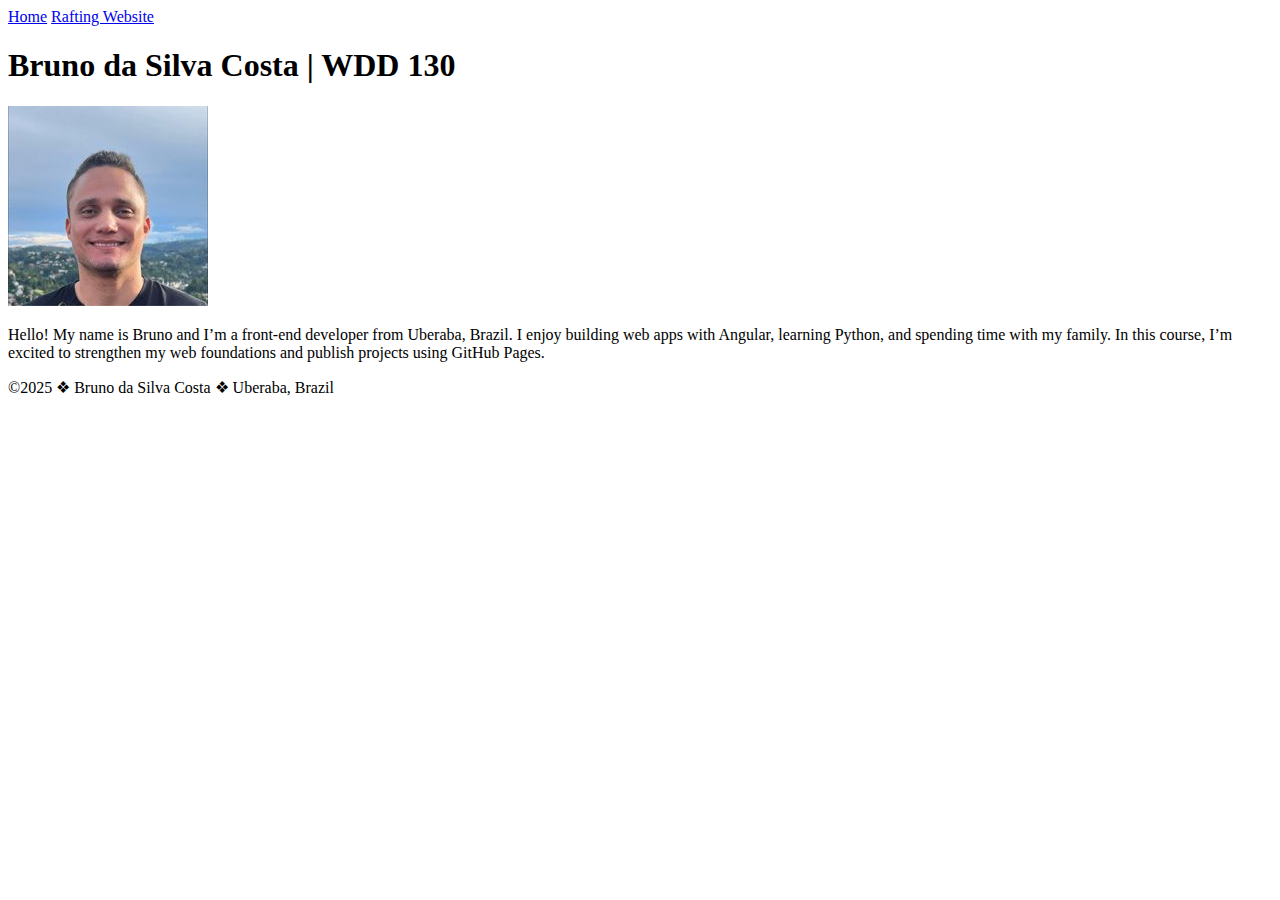
<file: index.html>
<!DOCTYPE html>
<html lang="en-US">
  <head>
    <meta charset="utf-8" />
    <meta name="viewport" content="width=device-width,initial-scale=1.0" />
    <title>Bruno da Silva Costa | WDD 130</title>
  </head>
  <body>
    <header>
      <nav>
        <a href="#">Home</a>
        <a href="wwr/">Rafting Website</a>
      </nav>
    </header>

    <main>
      <h1>Bruno da Silva Costa | WDD 130</h1>
      <img
        src="images/profile.jpg"
        alt="Hello, my name is Bruno da Silva Costa"
        width="200"
      />
      <p>
        Hello! My name is Bruno and I’m a front-end developer from Uberaba,
        Brazil. I enjoy building web apps with Angular, learning Python, and
        spending time with my family. In this course, I’m excited to strengthen
        my web foundations and publish projects using GitHub Pages.
      </p>
    </main>

    <footer>
      <p>&copy;2025 ❖ Bruno da Silva Costa ❖ Uberaba, Brazil</p>
    </footer>
  </body>
</html>
</file>
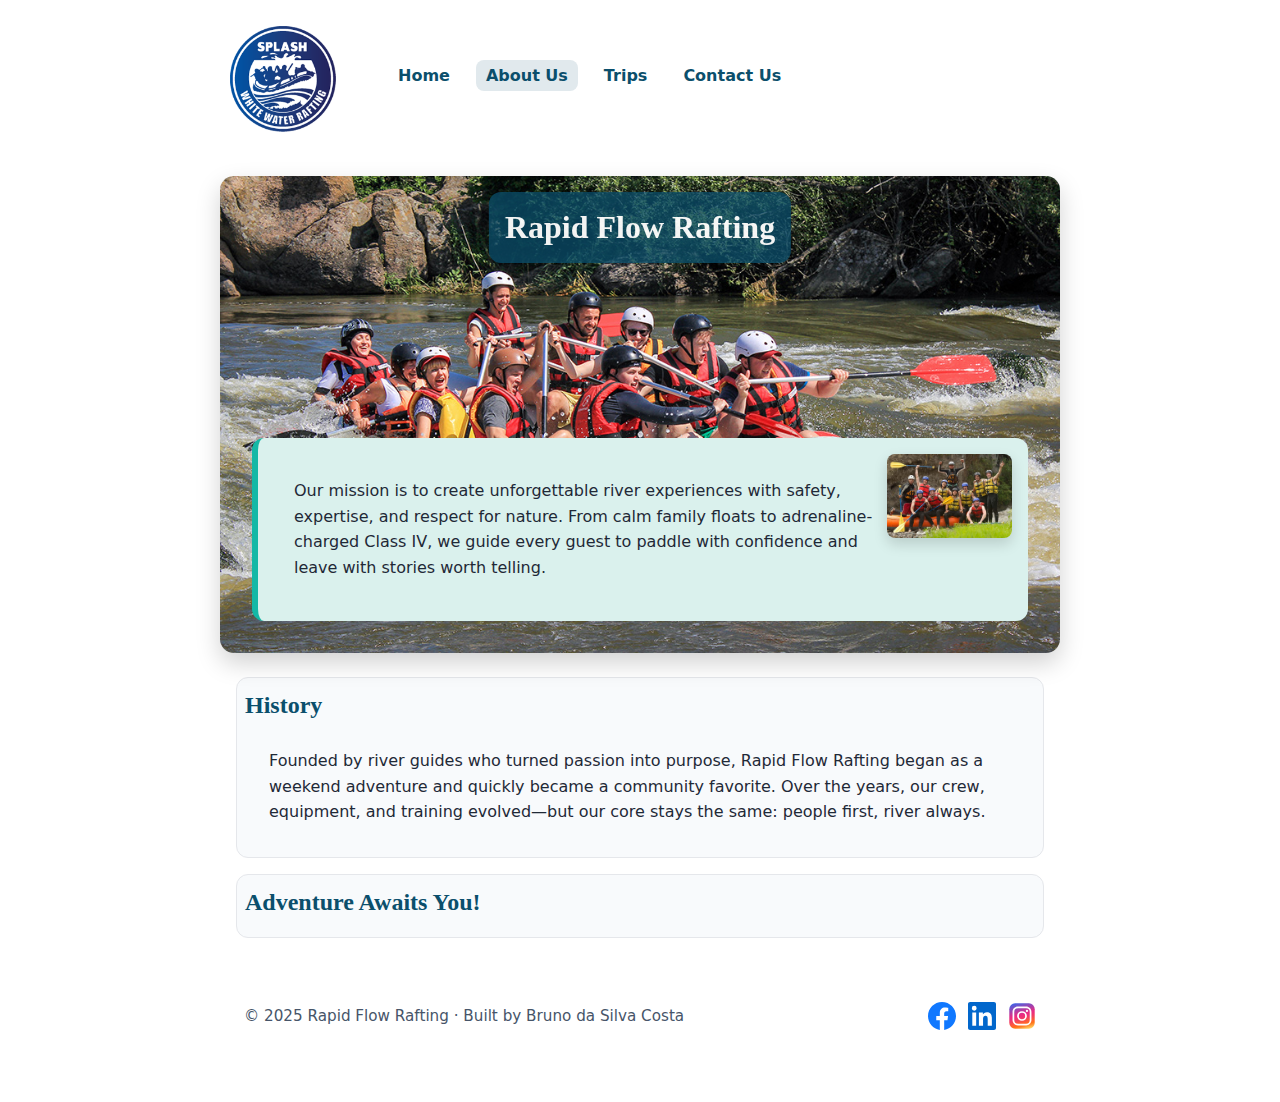
<file: about.html>
<!DOCTYPE html>
<html lang="en">
  <head>
    <meta charset="utf-8" />
    <meta name="viewport" content="width=device-width, initial-scale=1" />
    <title>Rapid Flow Rafting | About Us</title>

    <meta
      name="description"
      content="Discover Rapid Flow Rafting: our mission, history, and passion for safe, unforgettable white water adventures."
    />
    <meta name="author" content="Bruno da Silva Costa" />

    <link rel="stylesheet" href="styles/rafting.css" />
  </head>
  <body>
    <header>
      <a class="brand" href="index.html" aria-label="Rapid Flow Rafting - Home">
        <img
          src="images/logo.png"
          alt="Rapid Flow Rafting logo"
          width="120"
          height="120"
        />
      </a>

      <nav aria-label="Primary">
        <ul class="nav-list">
          <li><a href="index.html">Home</a></li>
          <li><a aria-current="page" href="about.html">About Us</a></li>
          <li><a href="trips.html">Trips</a></li>
          <li><a href="contact.html">Contact Us</a></li>
        </ul>
      </nav>
    </header>

    <main>
      <!-- HERO -->
      <div class="hero">
        <img
          src="images/hero.jpg"
          alt="Rafting boat riding thrilling white-water rapids"
        />
        <h1>Rapid Flow Rafting</h1>

        <article class="hero-article">
          <img
            src="images/happy.jpg"
            alt="Smiling crew after finishing a rafting run"
          />
          <p>
            Our mission is to create unforgettable river experiences with
            safety, expertise, and respect for nature. From calm family floats
            to adrenaline-charged Class IV, we guide every guest to paddle with
            confidence and leave with stories worth telling.
          </p>
        </article>
      </div>

      <!-- HISTORY -->
      <section aria-labelledby="history-title" class="content">
        <h2 id="history-title">History</h2>
        <p>
          Founded by river guides who turned passion into purpose, Rapid Flow
          Rafting began as a weekend adventure and quickly became a community
          favorite. Over the years, our crew, equipment, and training
          evolved—but our core stays the same: people first, river always.
        </p>
      </section>

      <!-- ADVENTURE -->
      <section aria-labelledby="adventure-title" class="content">
        <h2 id="adventure-title">Adventure Awaits You!</h2>
        <!-- As imagens desta seção entram no próximo assignment -->
      </section>
    </main>

    <footer>
      <p>&copy; 2025 Rapid Flow Rafting · Built by Bruno da Silva Costa</p>

      <nav class="socialmedia" aria-label="Social media">
        <a
          href="https://facebook.com"
          target="_blank"
          rel="noopener noreferrer"
          aria-label="Facebook"
        >
          <img
            src="images/facebook.svg"
            alt="Facebook icon"
            width="28"
            height="28"
          />
        </a>
        <a
          href="https://linkedin.com"
          target="_blank"
          rel="noopener noreferrer"
          aria-label="LinkedIn"
        >
          <img
            src="images/linkedin.svg"
            alt="LinkedIn icon"
            width="28"
            height="28"
          />
        </a>
        <a
          href="https://instagram.com"
          target="_blank"
          rel="noopener noreferrer"
          aria-label="Instagram"
        >
          <img
            src="images/instagram.svg"
            alt="Instagram icon"
            width="28"
            height="28"
          />
        </a>
      </nav>
    </footer>

    <!-- JS opcional só para o ano automático -->
    <script>
      document.getElementById("year").textContent = new Date().getFullYear();
    </script>
  </body>
</html>
</file>
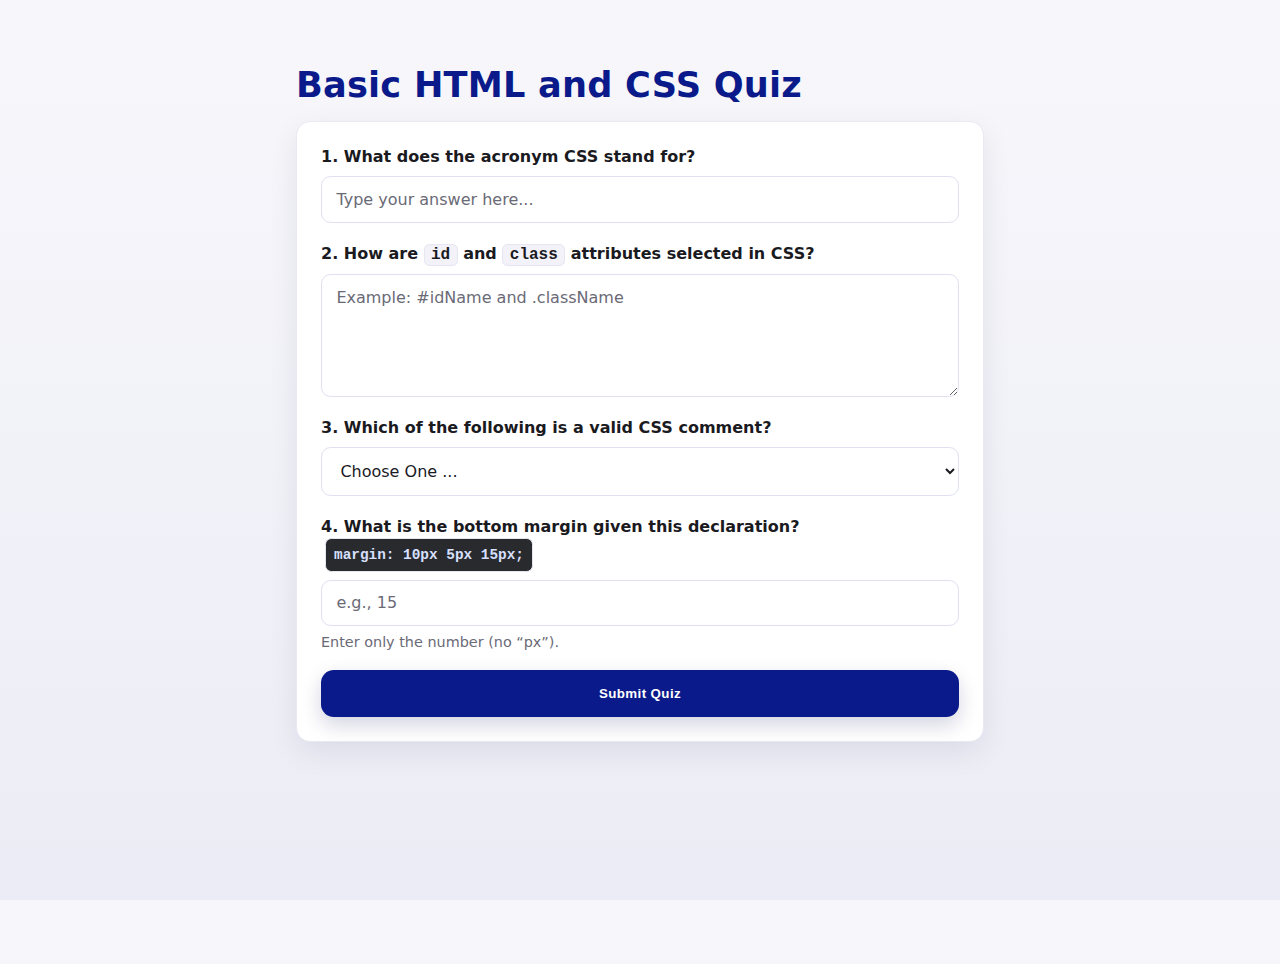
<file: week05/quiz.html>
<!DOCTYPE html>
<html lang="pt-BR">
  <head>
    <meta charset="utf-8" />
    <meta name="viewport" content="width=device-width, initial-scale=1" />
    <title>Basic HTML and CSS Quiz</title>

    <link rel="stylesheet" href="./styles/quiz.css" />
  </head>
  <body>
    <main class="container">
      <h1>Basic HTML and CSS Quiz</h1>

      <form class="quiz-form" action="#" method="get" novalidate>
        <div class="form-row">
          <label for="q1"> 1. What does the acronym CSS stand for? </label>
          <input
            type="text"
            id="q1"
            name="q1"
            placeholder="Type your answer here..."
            required
          />
        </div>

        <div class="form-row">
          <label for="q2">
            2. How are <code>id</code> and <code>class</code> attributes
            selected in CSS?
          </label>
          <textarea
            id="q2"
            name="q2"
            rows="5"
            placeholder="Example: #idName and .className"
            required
          ></textarea>
        </div>

        <div class="form-row">
          <label for="q3">
            3. Which of the following is a valid CSS comment?
          </label>
          <select id="q3" name="q3" required>
            <option value="" selected disabled>Choose One ...</option>
            <option value="a">// This is a comment</option>
            <option value="b"># This is a comment</option>
            <option value="c">/* This is a comment */</option>
          </select>
        </div>

        <div class="form-row">
          <label for="q4">
            4. What is the bottom margin given this declaration?
            <code class="code">margin: 10px 5px 15px;</code>
          </label>
          <input
            type="number"
            id="q4"
            name="q4"
            placeholder="e.g., 15"
            min="0"
            step="1"
            required
            inputmode="numeric"
          />
          <small class="hint">Enter only the number (no “px”).</small>
        </div>

        <button type="submit" class="btn-primary">Submit Quiz</button>
      </form>
    </main>
  </body>
</html>
</file>
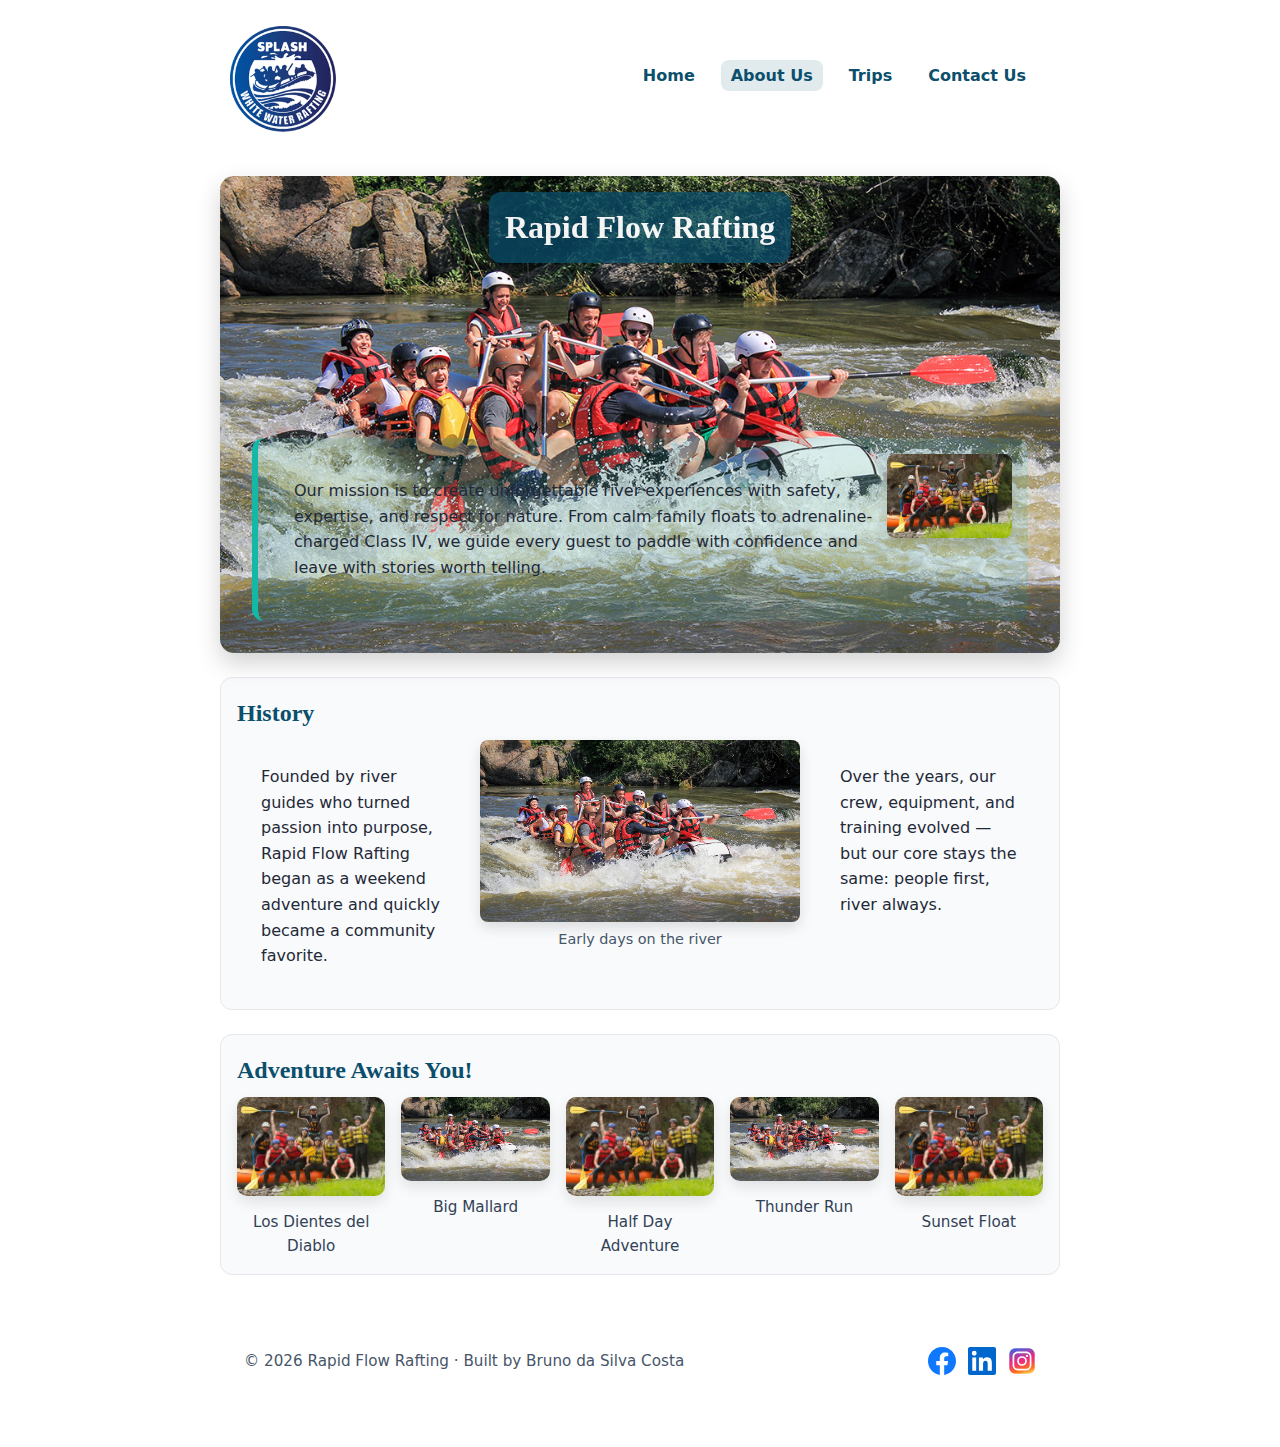
<file: wwr/about.html>
<!DOCTYPE html>
<html lang="en">
  <head>
    <meta charset="UTF-8" />
    <meta name="viewport" content="width=device-width, initial-scale=1" />
    <title>Rapid Flow Rafting | About Us</title>

    <meta
      name="description"
      content="Discover Rapid Flow Rafting: our mission, history, and passion for safe, unforgettable white water adventures."
    />
    <meta name="author" content="Bruno da Silva Costa" />

    <link rel="stylesheet" href="styles/rafting.css" />
  </head>
  <body>
    <header>
      <a class="brand" href="index.html" aria-label="Rapid Flow Rafting - Home">
        <img
          src="images/logo.png"
          alt="Rapid Flow Rafting logo"
          width="120"
          height="120"
        />
      </a>

      <nav aria-label="Primary">
        <ul class="nav-list">
          <li><a href="index.html">Home</a></li>
          <li><a aria-current="page" href="about.html">About Us</a></li>
          <li><a href="trips.html">Trips</a></li>
          <li><a href="contact.html">Contact Us</a></li>
        </ul>
      </nav>
    </header>

    <main>
      <!-- HERO -->
      <div class="hero">
        <img
          src="images/hero.jpg"
          alt="Rafting boat riding thrilling white-water rapids"
        />
        <h1>Rapid Flow Rafting</h1>

        <article class="hero-article">
          <img
            src="images/happy.jpg"
            alt="Smiling crew after finishing a rafting run"
          />
          <p>
            Our mission is to create unforgettable river experiences with
            safety, expertise, and respect for nature. From calm family floats
            to adrenaline-charged Class IV, we guide every guest to paddle with
            confidence and leave with stories worth telling.
          </p>
        </article>
      </div>

      <!-- HISTORY -->
      <section aria-labelledby="history-title" class="content history">
        <h2 id="history-title">History</h2>

        <div class="history-grid">
          <p>
            Founded by river guides who turned passion into purpose, Rapid Flow
            Rafting began as a weekend adventure and quickly became a community
            favorite.
          </p>

          <figure class="history-photo">
            <img
              src="images/hero.jpg"
              alt="Historic rafting moment on the river"
            />
            <figcaption>Early days on the river</figcaption>
          </figure>

          <p>
            Over the years, our crew, equipment, and training evolved — but our
            core stays the same: people first, river always.
          </p>
        </div>
      </section>

      <!-- ADVENTURE -->
      <section aria-labelledby="adventure-title" class="content adventures">
        <h2 id="adventure-title">Adventure Awaits You!</h2>

        <div class="adventure-row">
          <figure>
            <img src="images/happy.jpg" alt="Los Dientes del Diablo rapid" />
            <figcaption>Los Dientes del Diablo</figcaption>
          </figure>
          <figure>
            <img src="images/hero.jpg" alt="Big Mallard rapid" />
            <figcaption>Big Mallard</figcaption>
          </figure>
          <figure>
            <img src="images/happy.jpg" alt="Half Day Adventure" />
            <figcaption>Half Day Adventure</figcaption>
          </figure>
          <figure>
            <img src="images/hero.jpg" alt="Thunder Run" />
            <figcaption>Thunder Run</figcaption>
          </figure>
          <figure>
            <img src="images/happy.jpg" alt="Sunset Float" />
            <figcaption>Sunset Float</figcaption>
          </figure>
        </div>
      </section>
    </main>

    <footer>
      <p>
        &copy; <span id="year"></span> Rapid Flow Rafting · Built by Bruno da
        Silva Costa
      </p>

      <nav class="socialmedia" aria-label="Social media">
        <a
          href="https://facebook.com"
          target="_blank"
          rel="noopener noreferrer"
          aria-label="Facebook"
        >
          <img
            src="images/facebook.svg"
            alt="Facebook icon"
            width="28"
            height="28"
          />
        </a>
        <a
          href="https://linkedin.com"
          target="_blank"
          rel="noopener noreferrer"
          aria-label="LinkedIn"
        >
          <img
            src="images/linkedin.svg"
            alt="LinkedIn icon"
            width="28"
            height="28"
          />
        </a>
        <a
          href="https://instagram.com"
          target="_blank"
          rel="noopener noreferrer"
          aria-label="Instagram"
        >
          <img
            src="images/instagram.svg"
            alt="Instagram icon"
            width="28"
            height="28"
          />
        </a>
      </nav>
    </footer>

    <!-- JS opcional só para o ano automático -->
    <script>
      document.getElementById("year").textContent = new Date().getFullYear();
    </script>
  </body>
</html>
</file>
<file: styles/rafting.css>
* {
    margin: 0;
    padding: 0;
    box-sizing: border-box;
}

.brand {
    text-decoration: none;
}

.brand img {
    display: block;
}

:root {
    --primary-color: #0b4f6c;

    --secondary-color: #14b8a6;

    --accent1-color: #1f2937;

    --accent2-color: #f59e0b;


    --heading-font: "Georgia", "Times New Roman", serif;
    --body-font: system-ui, -apple-system, "Segoe UI", Roboto, Arial, sans-serif;

    --radius-lg: 14px;
    --shadow-lg: 0 10px 24px rgba(0, 0, 0, .18);
}


body {
    font-family: var(--body-font);
    color: var(--accent1-color);
    line-height: 1.6;
    background: #ffffff;
}


header,
main,
footer {
    width: 840px;
    margin: 0 auto;
}


header {
    display: flex;
    align-items: center;
    gap: 24px;
    padding: 16px 0;
}

.brand img {
    display: block;
    border-radius: 50%;
}

.nav-list {
    list-style: none;
    display: flex;
    gap: 16px;
    flex-wrap: wrap;
}

.nav-list a {
    text-decoration: none;
    color: var(--primary-color);
    font-weight: 600;
    padding: 6px 10px;
    border-radius: 8px;
}

.nav-list a[aria-current="page"] {
    background: color-mix(in oklab, var(--primary-color) 12%, white);
}


nav,
p,
section,
article {
    margin: 16px;
    padding: 8px;
}

.hero {
    margin-top: 12px;
}


.hero {
    position: relative;
    border-radius: var(--radius-lg);
    overflow: hidden;
    box-shadow: var(--shadow-lg);
    margin: 24px 0;
}


.hero img {
    display: block;
    width: 100%;
    height: auto;
}


.hero>h1 {
    position: absolute;
    top: 16px;
    left: 50%;
    transform: translateX(-50%);
    padding: 10px 16px;
    max-width: 90%;
    text-align: center;
    font-family: var(--heading-font);
    font-size: clamp(1.25rem, 2.5vw + .5rem, 2rem);
    color: #fff;
    background: color-mix(in oklab, var(--primary-color) 80%, transparent);
    border-radius: 12px;
    opacity: .95;
}

.hero-article {
    position: absolute;
    bottom: 16px;
    left: 16px;
    right: 16px;
    background: color-mix(in oklab, white 80%, var(--secondary-color) 20%);
    border-left: 6px solid var(--secondary-color);
    border-radius: 12px;
    padding: 16px 16px 16px 12px;
}


.hero-article img {
    float: right;
    width: 125px;
    height: auto;
    margin: 0 0 8px 12px;
    border-radius: 8px;
    box-shadow: 0 6px 14px rgba(0, 0, 0, .15);
}


.content h2 {
    font-family: var(--heading-font);
    color: var(--primary-color);
    margin-bottom: 8px;
}

.content {
    background: #f8fafc;
    border: 1px solid #e5e7eb;
    border-radius: 12px;
}


footer {
    display: flex;
    align-items: center;
    justify-content: space-between;
    gap: 12px;
    padding: 24px 0 48px;
    color: #475569;
    font-size: 0.95rem;
}

.socialmedia {
    display: flex;
    align-items: center;
    gap: 12px;
}


.socialmedia a {
    text-decoration: none;
}

.socialmedia img {
    display: block;
    width: 28px;
    height: 28px;
    filter: saturate(1.1);
    transition: transform .15s ease;
}

.socialmedia a:hover img {
    transform: scale(1.06);
}


@media (max-width: 900px) {

    header,
    main,
    footer {
        width: min(840px, 92vw);
    }
}
</file>
<file: week05/styles/quiz.css>
:root {
    --bg: #f1f1f4;
    --panel: #ffffff;
    --ink: #1a1a1f;
    --muted: #6a6a76;
    --brand: #0a1a8a;

    --brand-2: #0c0c5a;

    --accent: #1010ff;
    --radius: 14px;
    --shadow: 0 10px 30px rgba(10, 10, 40, 0.08);
}

* {
    box-sizing: border-box;
}

html,
body {
    height: 100%;
}

body {
    margin: 0;
    font-family: system-ui, -apple-system, Segoe UI, Roboto, "Helvetica Neue", Arial, "Noto Sans", "Liberation Sans", sans-serif;
    color: var(--ink);
    background: linear-gradient(180deg, #f7f7fb 0%, #ececf6 100%);
}

.container {
    max-width: 720px;
    margin: 4rem auto;
    padding: 0 1rem;
}

h1 {
    margin: 0 0 1rem;
    font-size: clamp(1.6rem, 1.3rem + 1.2vw, 2.2rem);
    color: var(--brand);
    letter-spacing: .2px;
}

.quiz-form {
    background: var(--panel);
    border-radius: var(--radius);
    box-shadow: var(--shadow);
    padding: 1.5rem;
    border: 1px solid #e9e9f3;
}

.form-row {
    display: grid;
    gap: .5rem;
    margin-bottom: 1.25rem;
}

label {
    font-weight: 600;
    line-height: 1.4;
}

label code {
    font-family: Consolas, Monaco, "Andale Mono", "Ubuntu Mono", monospace;
    background: #f2f2f8;
    padding: .05rem .4rem;
    border-radius: .35rem;
    border: 1px solid #e6e6f2;
}

input[type="text"],
input[type="number"],
select,
textarea {
    width: 100%;
    padding: .8rem .9rem;
    border-radius: .6rem;
    border: 1px solid #dfe1f1;
    background: #fff;
    color: var(--ink);
    font: inherit;
    outline: none;
    transition: border-color .15s ease, box-shadow .15s ease;
}

textarea {
    resize: vertical;
    min-height: 120px;
}

input::placeholder,
textarea::placeholder {
    color: var(--muted);
}

input:focus,
select:focus,
textarea:focus {
    border-color: #9aa3ff;
    box-shadow: 0 0 0 3px rgba(16, 16, 255, .12);
}

.hint {
    color: var(--muted);
    font-size: .9rem;
}

.code {
    display: inline-block;
    padding: .35rem .5rem;
    background: #292a2e;
    color: #d7e0ff;
    border-radius: .4rem;
    font-family: ui-monospace, SFMono-Regular, Menlo, Monaco, Consolas, "Liberation Mono", monospace;
    font-size: .9rem;
    margin-left: .25rem;
}

.btn-primary {
    appearance: none;
    border: none;
    cursor: pointer;
    width: 100%;
    padding: 1rem 1.25rem;
    border-radius: .8rem;
    background: var(--brand);
    color: #fff;
    font-weight: 700;
    letter-spacing: .4px;
    transition: transform .04s ease, background .2s ease, box-shadow .2s ease;
    box-shadow: 0 8px 20px rgba(12, 12, 90, .18);
}

.btn-primary:hover {
    background: var(--brand-2);
}

.btn-primary:active {
    transform: translateY(1px);
}

.btn-primary:focus-visible {
    outline: 3px solid #bfc6ff;
    outline-offset: 3px;
}

@media (max-width: 520px) {
    .quiz-form {
        padding: 1.1rem;
    }
}
</file>
<file: wwr/styles/rafting.css>
* {
    margin: 0;
    padding: 0;
    box-sizing: border-box;
}

.brand {
    text-decoration: none;
}

.brand img {
    display: block;
}

:root {
    --primary-color: #0b4f6c;

    --secondary-color: #14b8a6;

    --accent1-color: #1f2937;

    --accent2-color: #f59e0b;


    --heading-font: "Georgia", "Times New Roman", serif;
    --body-font: system-ui, -apple-system, "Segoe UI", Roboto, Arial, sans-serif;

    --radius-lg: 14px;
    --shadow-lg: 0 10px 24px rgba(0, 0, 0, .18);
}

body {
    font-family: var(--body-font);
    color: var(--accent1-color);
    line-height: 1.6;
    background: #ffffff;
}

header,
main,
footer {
    width: 840px;
    margin: 0 auto;
}

footer {
    display: flex;
    align-items: center;
    gap: 12px;
    padding: 24px 0 48px;
    color: #475569;
    font-size: .95rem;
}

footer .socialmedia {
    margin-left: auto;
    display: flex;
    gap: 12px;
}


header {
    display: grid;
    grid-template-columns: auto 1fr;
    align-items: center;
    gap: 24px;
    padding: 16px 0;
}

.brand img {
    display: block;
    border-radius: 50%;
}

.nav-list {
    list-style: none;
    display: flex;
    justify-content: flex-end;
    gap: 16px;
    flex-wrap: wrap;
    margin: 0;
    padding: 0;
}

.nav-list a {
    text-decoration: none;
    color: var(--primary-color);
    font-weight: 600;
    padding: 6px 10px;
    border-radius: 8px;
}

.nav-list a[aria-current="page"] {
    background: rgba(11, 79, 108, 0.12);
}

nav,
p,
section,
article {
    margin: 16px;
    padding: 8px;
}

.hero {
    position: relative;
    border-radius: var(--radius-lg);
    overflow: hidden;
    box-shadow: var(--shadow-lg);
    margin: 24px 0;
}

.hero img {
    display: block;
    width: 100%;
    height: auto;
}

.hero>h1 {
    position: absolute;
    top: 16px;
    left: 50%;
    transform: translateX(-50%);
    padding: 10px 16px;
    max-width: 90%;
    text-align: center;
    font-family: var(--heading-font);
    font-size: clamp(1.25rem, 2.5vw + .5rem, 2rem);
    color: #fff;
    background: rgba(11, 79, 108, 0.80);
    border-radius: 12px;
    opacity: .95;
}

.hero-article {
    position: absolute;
    bottom: 16px;
    left: 16px;
    right: 16px;
    background: rgba(20, 184, 166, 0.12);
    border-left: 6px solid var(--secondary-color);
    border-radius: 12px;
    padding: 16px 16px 16px 12px;
}

.hero-article img {
    float: right;
    width: 125px;
    height: auto;
    margin: 0 0 8px 12px;
    border-radius: 8px;
    box-shadow: 0 6px 14px rgba(0, 0, 0, .15);
}

.content h2 {
    font-family: var(--heading-font);
    color: var(--primary-color);
    margin-bottom: 8px;
}

.content {
    background: #f8fafc;
    border: 1px solid #e5e7eb;
    border-radius: 12px;
    padding: 16px;
    margin: 24px 0;
}

footer {
    display: flex;
    align-items: center;
    justify-content: space-between;
    gap: 12px;
    padding: 24px 0 48px;
    color: #475569;
    font-size: 0.95rem;
}

.socialmedia {
    display: flex;
    align-items: center;
    gap: 12px;
}

.socialmedia a {
    text-decoration: none;
}

.socialmedia img {
    display: block;
    width: 28px;
    height: 28px;
    filter: saturate(1.1);
    transition: transform .15s ease;
}

.socialmedia a:hover img {
    transform: scale(1.06);
}

.history-grid {
    display: grid;
    grid-template-columns: 1fr minmax(220px, 320px) 1fr;
    gap: 16px;
    align-items: start;
}

.history-photo {
    margin: 0;
    text-align: center;
}

.history-photo img {
    display: block;
    width: 100%;
    height: auto;
    border-radius: 8px;
    box-shadow: 0 6px 14px rgba(0, 0, 0, .12);
}

.history-photo figcaption {
    font-size: .9rem;
    color: #475569;
    margin-top: 6px;
}

.adventures h2 {
    margin-bottom: 8px;
}

.adventure-row {
    display: grid;
    grid-template-columns: repeat(5, 1fr);
    gap: 16px;
}

.adventure-row figure {
    margin: 0;
    text-align: center;
}

.adventure-row img {
    width: 100%;
    height: auto;
    border-radius: 10px;
    box-shadow: 0 6px 14px rgba(0, 0, 0, .10);
}

.adventure-row figcaption {
    margin-top: 6px;
    font-size: .95rem;
    color: #334155;
}

/* Contact page layout */
.page-title {
    margin: 1.5rem 0 1rem;
    line-height: 1.2;
}

.contact-grid {
    display: grid;
    grid-template-columns: 1fr;
    gap: 2rem;
    align-items: start;
    margin-block: 1rem 2rem;
}

.company-card,
.form-card {
    background: #fff;
    border: 1px solid #e3e6ea;
    border-radius: 12px;
    padding: 1.25rem;
    box-shadow: 0 1px 2px rgba(0, 0, 0, .04);
}

.company-card h2,
.form-card h2 {
    margin-top: 0;
}

address {
    font-style: normal;
    color: #111;
}

.map-wrapper {
    margin-top: 1rem;
    aspect-ratio: 16 / 9;
    border-radius: 12px;
    overflow: hidden;
    border: 1px solid #d8dde3;
}

.map-wrapper iframe {
    display: block;
    width: 100%;
    height: 100%;
    border: 0;
    /* Styled via CSS, not inline */
}

/* Form styles */
.form-row {
    display: flex;
    flex-direction: column;
    gap: .375rem;
    margin-bottom: 1rem;
}

label,
legend {
    font-weight: 600;
    color: #111;
}

input[type="text"],
input[type="email"],
textarea {
    border: 1px solid #cfd6de;
    border-radius: 10px;
    padding: .65rem .8rem;
    font: inherit;
    color: #111;
    background: #fff;
}

input:focus,
textarea:focus {
    outline: 3px solid #88c5ff;
    /* visible focus */
    outline-offset: 1px;
}

.help-text {
    font-size: .875rem;
    color: #555;
}

.radio-group {
    display: grid;
    gap: .5rem;
    margin-top: .25rem;
}

.radio-item {
    display: flex;
    align-items: center;
    gap: .5rem;
}

.checkbox-row {
    flex-direction: row;
    align-items: center;
    gap: .5rem;
}

/* Primary button: high contrast */
.btn-primary {
    display: inline-block;
    padding: .75rem 1rem;
    border-radius: 10px;
    border: 1px solid #0d2340;
    background: #0d2340;
    color: #fff;
    font-weight: 700;
    cursor: pointer;
}

.btn-primary:hover {
    filter: brightness(1.05);
}

.btn-primary:focus-visible {
    outline: 3px solid #88c5ff;
    outline-offset: 2px;
}

/* Employees */
.employees {
    margin-block: 2rem 3rem;
}

.employee-grid {
    display: grid;
    gap: 1rem;
    grid-template-columns: repeat(3, minmax(0, 1fr));
}

.employee-card {
    background: #fff;
    border: 1px solid #e3e6ea;
    border-radius: 12px;
    padding: .75rem;
    text-align: center;
}

.employee-card img {
    width: 100%;
    height: auto;
    border-radius: 10px;
    display: block;
}

.employee-card figcaption {
    margin-top: .5rem;
    color: #111;
    font-weight: 600;
}

/* Responsive */
@media (min-width: 960px) {
    .contact-grid {
        grid-template-columns: 1fr 1fr;
    }
}


@media (max-width: 900px) {

    header,
    main,
    footer {
        width: min(840px, 92vw);
    }
}

@media (max-width: 900px) {

    header,
    main,
    footer {
        width: min(840px, 92vw);
    }

    .history-grid {
        grid-template-columns: 1fr;
    }

    .adventure-row {
        grid-template-columns: repeat(2, 1fr);
    }
}

@media (max-width: 520px) {
    .adventure-row {
        grid-template-columns: 1fr;
    }

}
</file>
